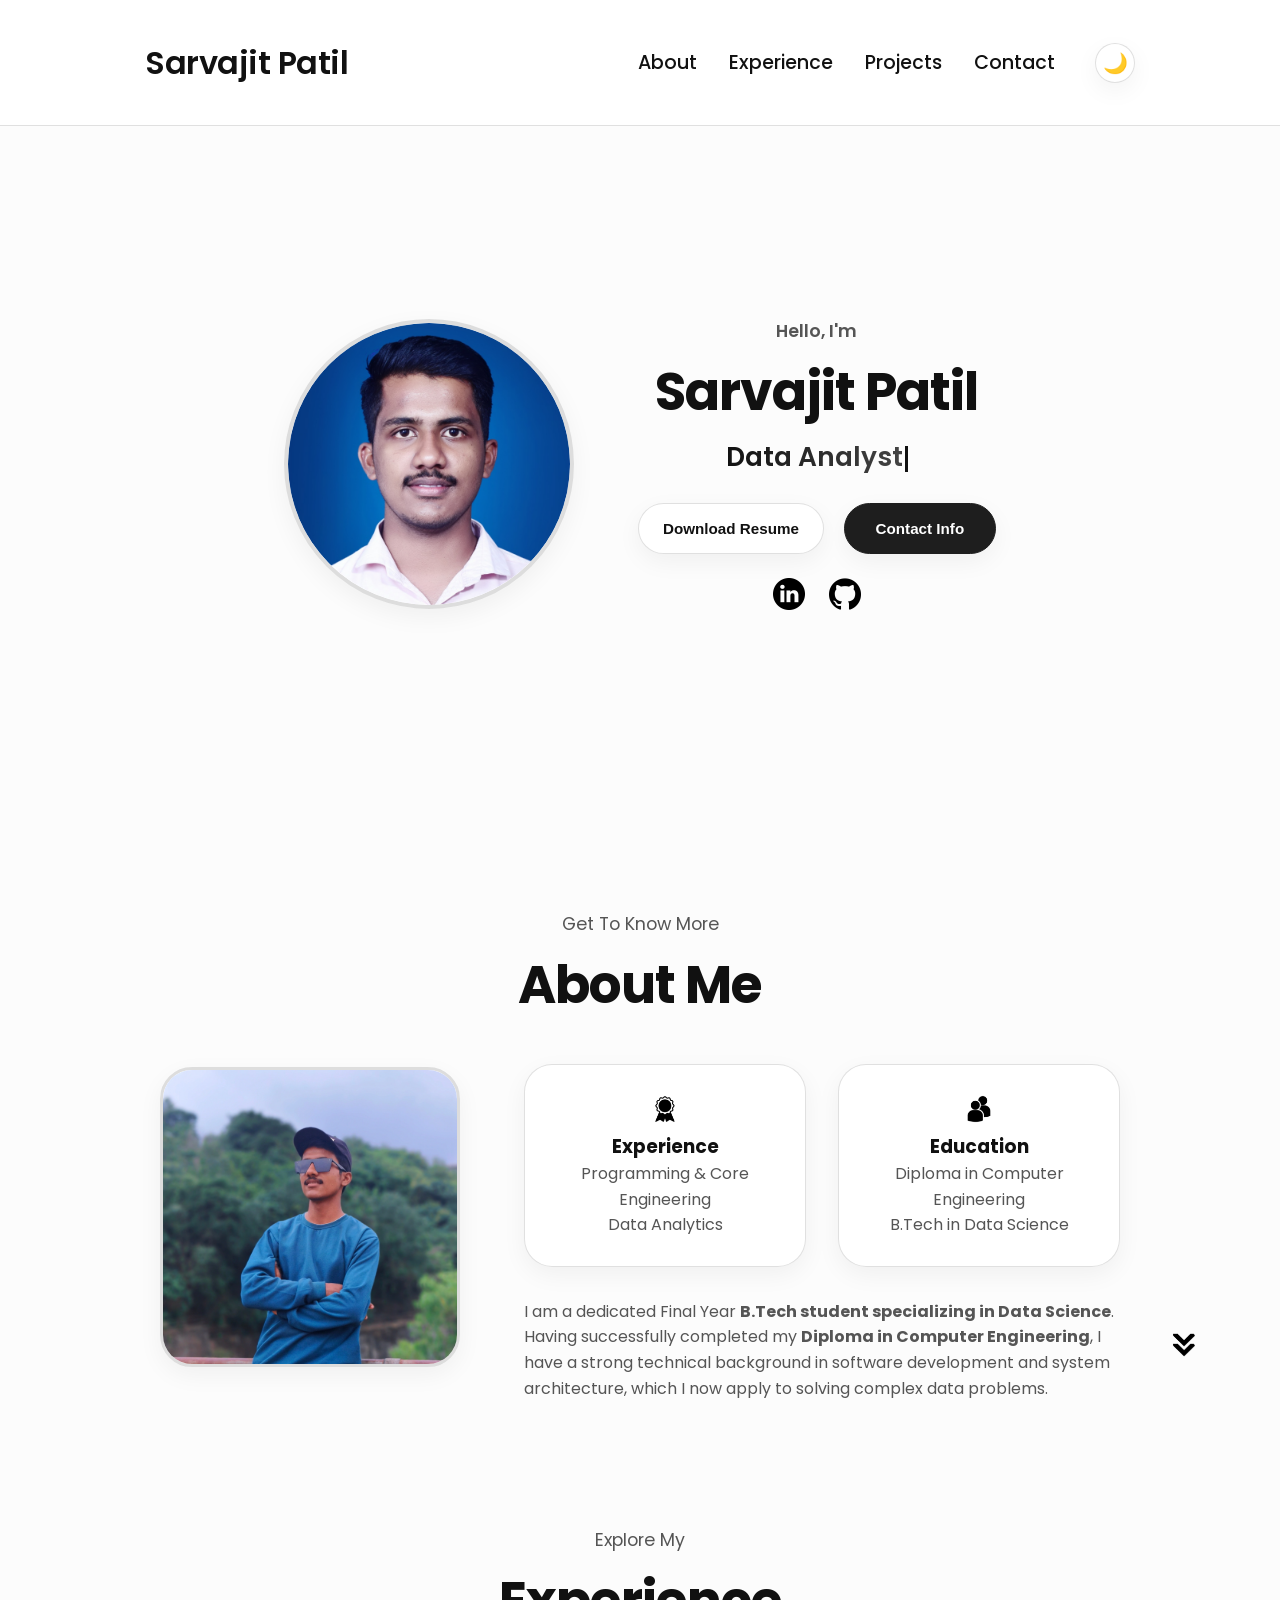
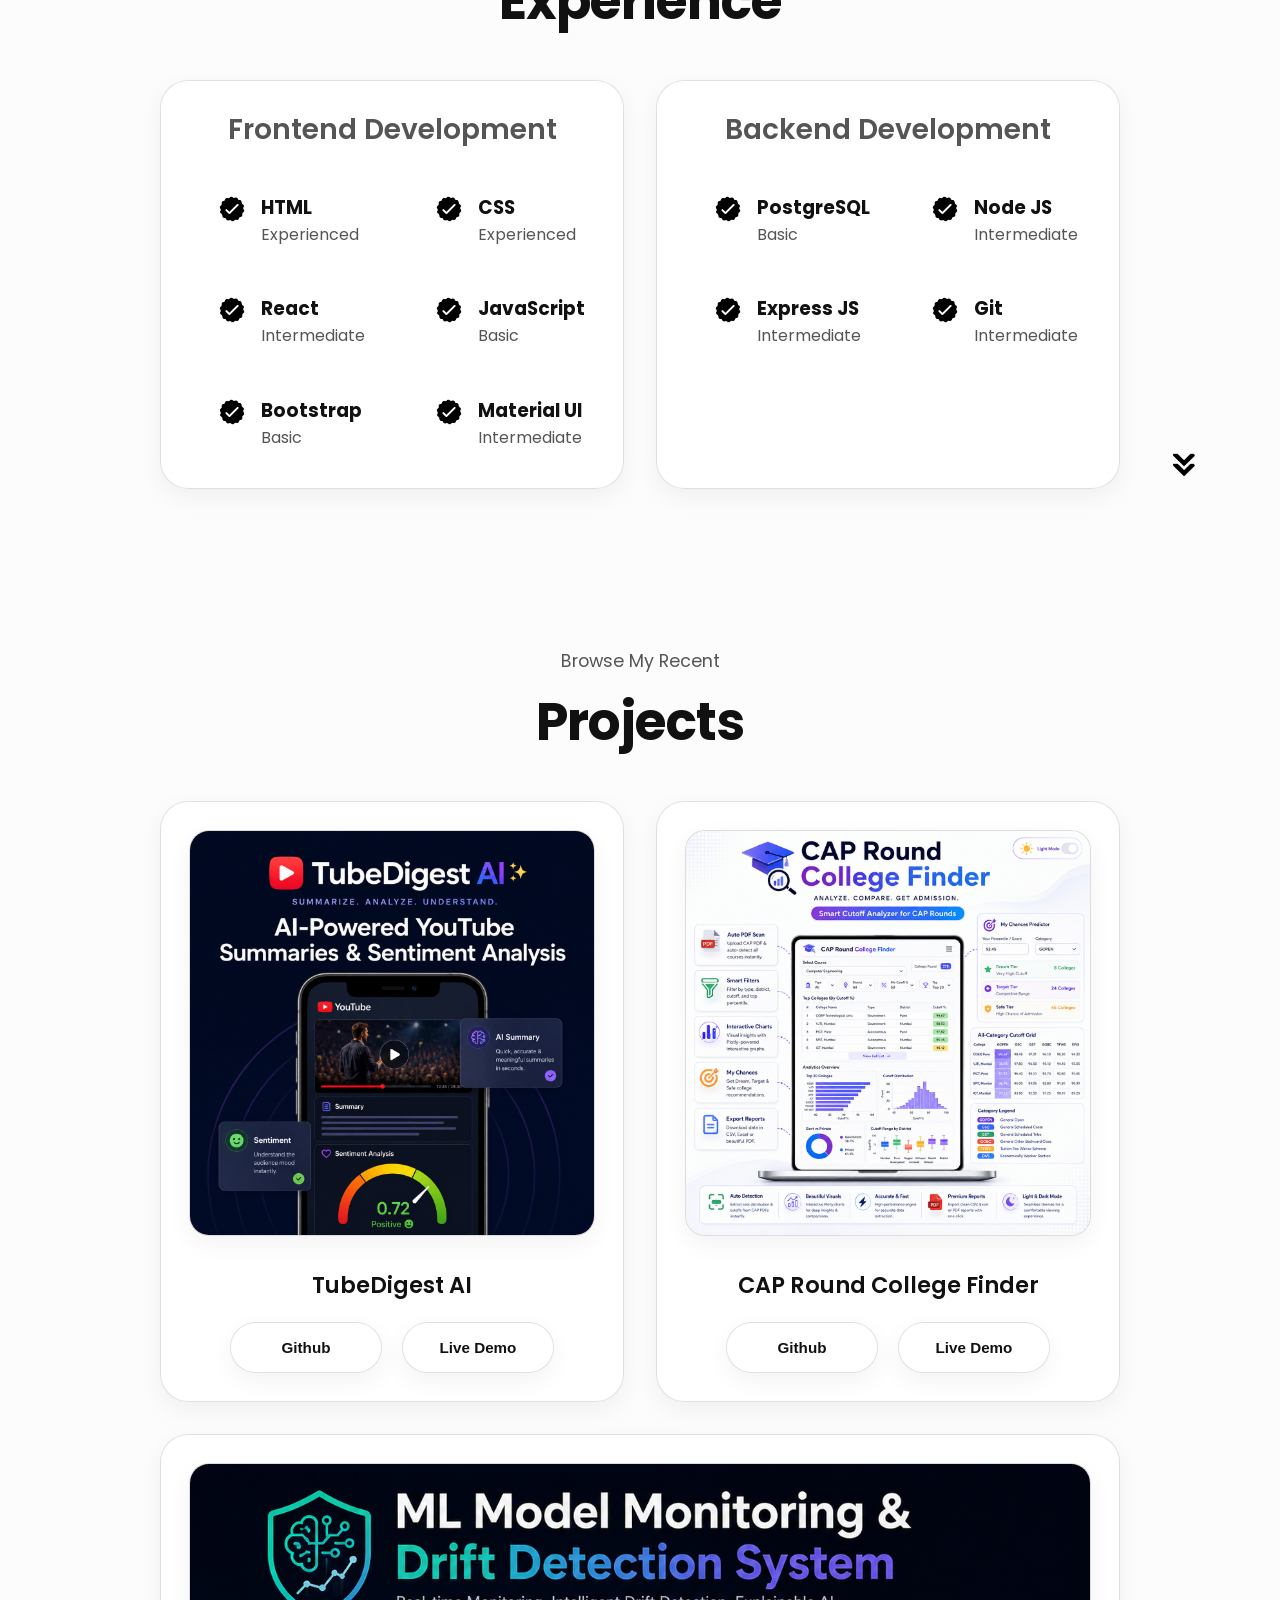
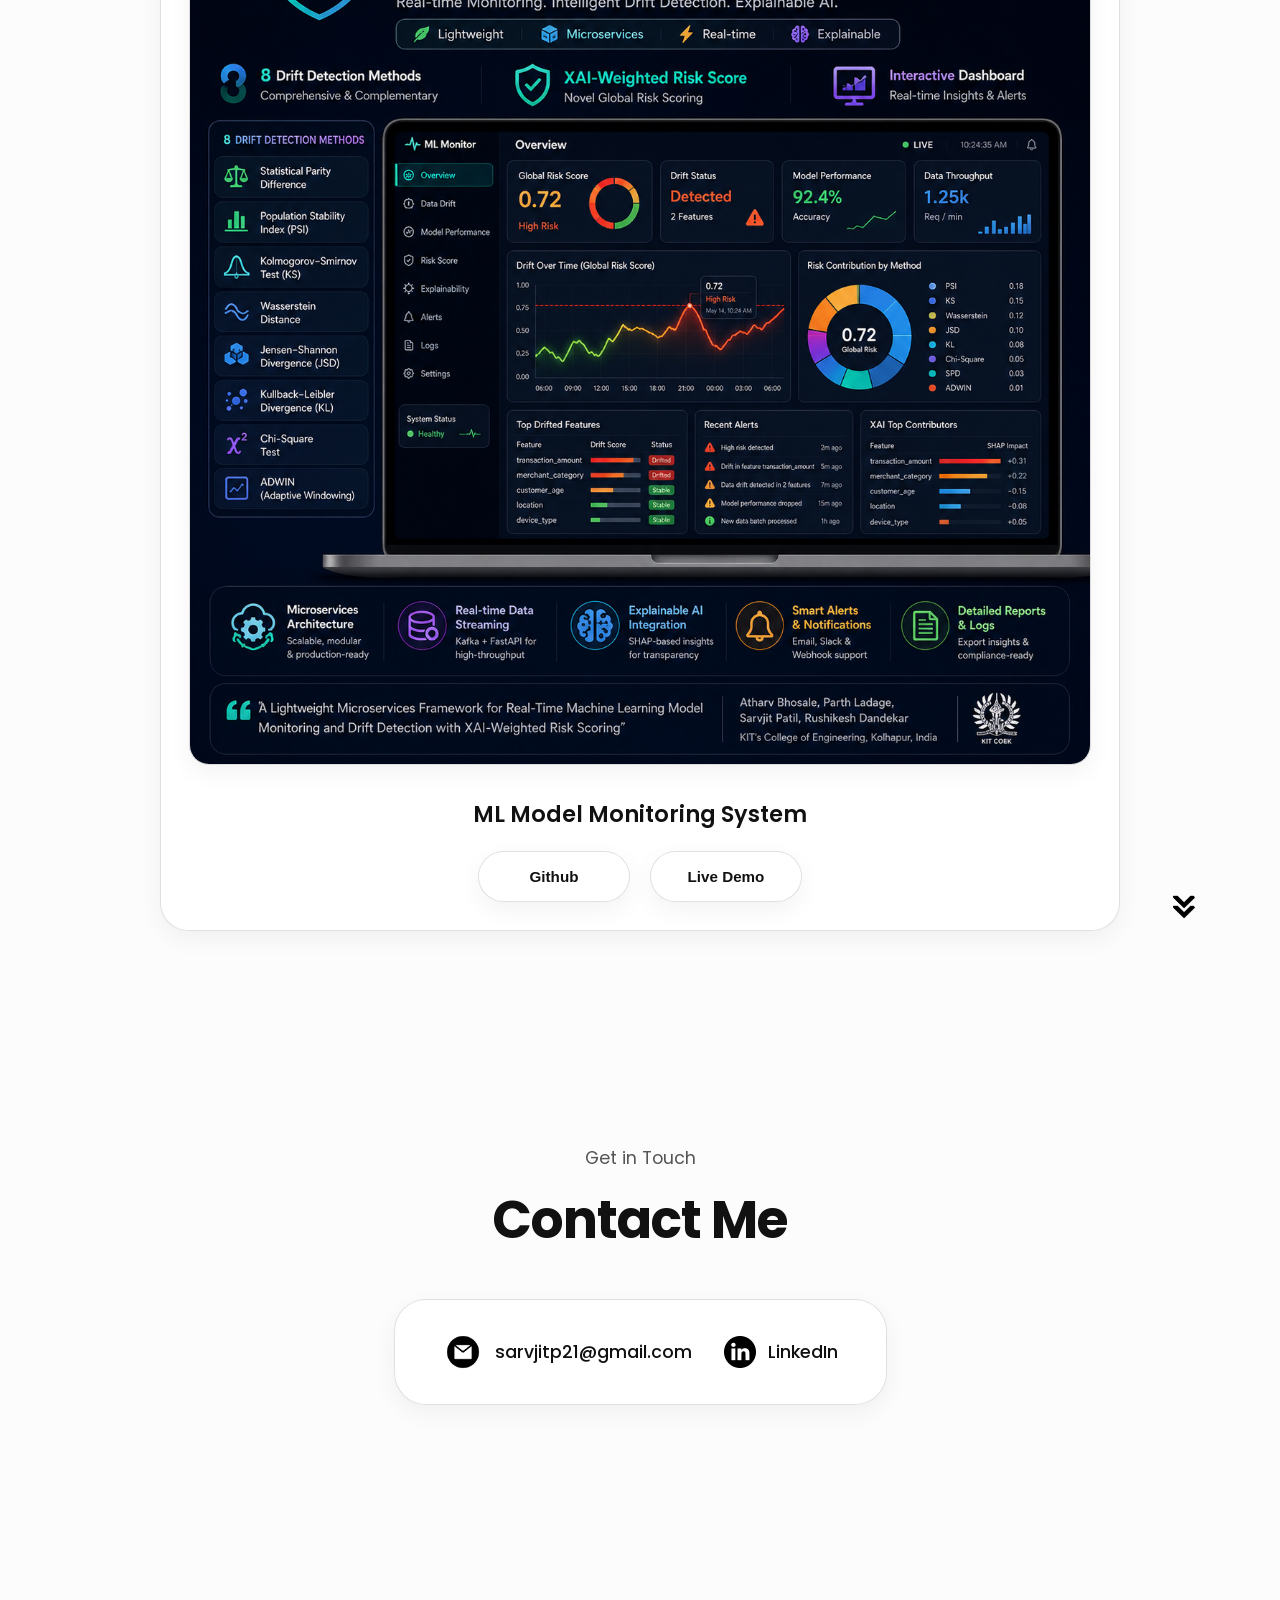
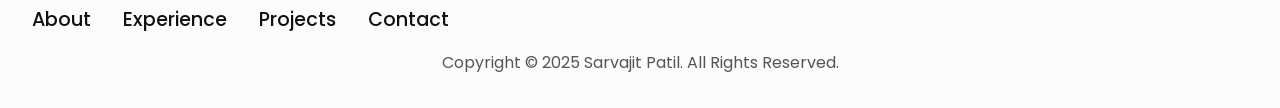
<file: index.html>
<!DOCTYPE html>
<html lang="en">

<head>
  <meta charset="UTF-8" />
  <meta http-equiv="X-UA-Compatible" content="IE=edge" />
  <meta name="viewport" content="width=device-width, initial-scale=1.0" />
  <title>Sarvajit Patil | Portfolio</title>
  <link rel="stylesheet" href="style.css" />
  <link rel="stylesheet" href="mediaqueries.css" />
</head>

<body>

  <nav id="desktop-nav">
    <div class="logo">Sarvajit Patil</div>
    <div class="nav-right">
      <ul class="nav-links">
        <li><a href="#about" class="nav-link-item">About</a></li>
        <li><a href="#experience" class="nav-link-item">Experience</a></li>
        <li><a href="#projects" class="nav-link-item">Projects</a></li>
        <li><a href="#contact" class="nav-link-item">Contact</a></li>
      </ul>
      <button id="theme-toggle" class="theme-btn" aria-label="Toggle Theme">
        <span id="theme-icon">🌙</span>
      </button>
    </div>
  </nav>
  <nav id="hamburger-nav">
    <div class="logo">Sarvajit Patil</div>
    <div class="nav-mobile-right">
      <button id="theme-toggle-mobile" class="theme-btn" aria-label="Toggle Theme">
        <span id="theme-icon-mobile">🌙</span>
      </button>
      <div class="hamburger-menu">
        <div class="hamburger-icon" onclick="toggleMenu()">
          <span></span>
          <span></span>
          <span></span>
        </div>
        <div class="menu-links">
          <li><a href="#about" onclick="toggleMenu()">About</a></li>
          <li><a href="#experience" onclick="toggleMenu()">Experience</a></li>
          <li><a href="#projects" onclick="toggleMenu()">Projects</a></li>
          <li><a href="#contact" onclick="toggleMenu()">Contact</a></li>
        </div>
      </div>
    </div>
  </nav>
  <section id="profile">
    <div class="section__pic-container profile-pic-wrapper reveal">
      <img src="./assets/SProfile-img.png" alt="Sarvajit Patil profile picture" class="profile-img-animated" />
    </div>
    <div class="section__text reveal">
      <p class="section__text__p1">Hello, I'm</p>
      <h1 class="title">Sarvajit Patil</h1>
      <p class="section__text__p2"><span class="typewriter" data-words='["Data Analyst", "B.Tech Data Science Student", "Machine Learning Enthusiast", "Full Stack Developer"]'></span><span class="cursor-blink">&nbsp;</span></p>
      <div class="btn-container">
        <button class="btn btn-color-2" onclick="window.open('./assets/Sarvajit_Resume_2026.pdf')">
          Download Resume
        </button>
        <button class="btn btn-color-1" onclick="location.href='./#contact'">
          Contact Info
        </button>
      </div>
      <div id="socials-container">
        <img src="./assets/linkedin.png" alt="My LinkedIn profile" class="icon social-icon"
          onclick="location.href='https://www.linkedin.com/in/sarvjit-patil-74980923b/'" />
        <img src="./assets/github.png" alt="My Github profile" class="icon social-icon"
          onclick="location.href='https://github.com/sarvjit-patil/'" />
      </div>
    </div>
  </section>
  <section id="about" class="reveal">
    <p class="section__text__p1">Get To Know More</p>
    <h1 class="title">About Me</h1>
    <div class="section-container">
      <div class="about-pic-wrapper reveal">
        <img src="./assets/about-pic-n.webp" alt="Sarvajit Patil About Picture" class="about-pic" />
      </div>
      <div class="about-details-container reveal">
        <div class="about-containers">
          <div class="details-container">
            <img src="./assets/experience.png" alt="Experience icon" class="icon" />
            <h3>Experience</h3>
            <p>Programming & Core Engineering <br />Data Analytics</p>
          </div>
          <div class="details-container">
            <img src="./assets/education.png" alt="Education icon" class="icon" />
            <h3>Education</h3>
            <p>Diploma in Computer Engineering<br />B.Tech in Data Science</p>
          </div>
        </div>
        <div class="text-container">
          <p>
            I am a dedicated Final Year <strong>B.Tech student specializing in Data Science</strong>.
            Having successfully completed my <strong>Diploma in Computer Engineering</strong>,
            I have a strong technical background in software development and system
            architecture, which I now apply to solving complex data problems.
          </p>
        </div>
      </div>
    </div>
    <img src="./assets/arrow.png" alt="Arrow icon" class="icon arrow floating-arrow" onclick="location.href='./#experience'" />
  </section>
  <section id="experience" class="reveal">
    <p class="section__text__p1">Explore My</p>
    <h1 class="title">Experience</h1>
    <div class="experience-details-container">
      <div class="about-containers">
        <div class="details-container reveal">
          <h2 class="experience-sub-title">Frontend Development</h2>
          <div class="article-container">
            <article class="skill-badge">
              <img src="./assets/checkmark.png" alt="Experience icon" class="icon" />
              <div>
                <h3>HTML</h3>
                <p>Experienced</p>
              </div>
            </article>
            <article class="skill-badge">
              <img src="./assets/checkmark.png" alt="Experience icon" class="icon" />
              <div>
                <h3>CSS</h3>
                <p>Experienced</p>
              </div>
            </article>
            <article class="skill-badge">
              <img src="./assets/checkmark.png" alt="Experience icon" class="icon" />
              <div>
                <h3>React</h3>
                <p>Intermediate</p>
              </div>
            </article>
            <article class="skill-badge">
              <img src="./assets/checkmark.png" alt="Experience icon" class="icon" />
              <div>
                <h3>JavaScript</h3>
                <p>Basic</p>
              </div>
            </article>
            <article class="skill-badge">
              <img src="./assets/checkmark.png" alt="Experience icon" class="icon" />
              <div>
                <h3>Bootstrap</h3>
                <p>Basic</p>
              </div>
            </article>
            <article class="skill-badge">
              <img src="./assets/checkmark.png" alt="Experience icon" class="icon" />
              <div>
                <h3>Material UI</h3>
                <p>Intermediate</p>
              </div>
            </article>
          </div>
        </div>
        <div class="details-container reveal">
          <h2 class="experience-sub-title">Backend Development</h2>
          <div class="article-container">
            <article class="skill-badge">
              <img src="./assets/checkmark.png" alt="Experience icon" class="icon" />
              <div>
                <h3>PostgreSQL</h3>
                <p>Basic</p>
              </div>
            </article>
            <article class="skill-badge">
              <img src="./assets/checkmark.png" alt="Experience icon" class="icon" />
              <div>
                <h3>Node JS</h3>
                <p>Intermediate</p>
              </div>
            </article>
            <article class="skill-badge">
              <img src="./assets/checkmark.png" alt="Experience icon" class="icon" />
              <div>
                <h3>Express JS</h3>
                <p>Intermediate</p>
              </div>
            </article>
            <article class="skill-badge">
              <img src="./assets/checkmark.png" alt="Experience icon" class="icon" />
              <div>
                <h3>Git</h3>
                <p>Intermediate</p>
              </div>
            </article>
          </div>
        </div>
      </div>
    </div>
    <img src="./assets/arrow.png" alt="Arrow icon" class="icon arrow floating-arrow" onclick="location.href='./#projects'" />
  </section>
  <section id="projects" class="reveal">
    <p class="section__text__p1">Browse My Recent</p>
    <h1 class="title">Projects</h1>
    <div class="experience-details-container">
      <div class="about-containers">
        <div class="details-container color-container reveal">
          <div class="project-img-wrapper">
            <img src="./assets/Project_1.png" alt="TubeDigest AI project thumbnail" class="project-img" />
          </div>
          <h2 class="experience-sub-title project-title">TubeDigest AI</h2>
          <div class="btn-container">
            <button class="btn btn-color-2 project-btn"
              onclick="location.href='https://github.com/sarvjit-patil/tubeDigest-AI'">
              Github
            </button>
            <button class="btn btn-color-2 project-btn" onclick="location.href='https://tubedigest-ai.streamlit.app/'">
              Live Demo
            </button>
          </div>
        </div>
        <div class="details-container color-container reveal">
          <div class="project-img-wrapper">
            <img src="./assets/Project_2.png" alt="CAP Round College Finder project thumbnail" class="project-img" />
          </div>
          <h2 class="experience-sub-title project-title">CAP Round College Finder</h2>
          <div class="btn-container">
            <button class="btn btn-color-2 project-btn"
              onclick="location.href='https://github.com/sarvjit-patil/College-finder'">
              Github
            </button>
            <button class="btn btn-color-2 project-btn"
              onclick="location.href='https://college-finder-jhvfovii4yzn6mbwpgrghh.streamlit.app/'">
              Live Demo
            </button>
          </div>
        </div>
        <div class="details-container color-container reveal">
          <div class="project-img-wrapper">
            <img src="./assets/Project_3.png" alt="ML Model Monitoring project thumbnail" class="project-img" />
          </div>
          <h2 class="experience-sub-title project-title">ML Model Monitoring System</h2>
          <div class="btn-container">
            <button class="btn btn-color-2 project-btn" onclick="location.href='https://github.com/sarvjit-patil/'">
              Github
            </button>
            <button class="btn btn-color-2 project-btn" onclick="location.href='https://github.com/sarvjit-patil/'">
              Live Demo
            </button>
          </div>
        </div>
      </div>
    </div>
    <img src="./assets/arrow.png" alt="Arrow icon" class="icon arrow floating-arrow" onclick="location.href='./#contact'" />
  </section>
  <section id="contact" class="reveal">
    <p class="section__text__p1">Get in Touch</p>
    <h1 class="title">Contact Me</h1>
    <div class="contact-info-upper-container reveal">
      <div class="contact-info-container">
        <img src="./assets/email.png" alt="Email icon" class="icon contact-icon email-icon" />
        <p><a href="mailto:sarvjitp21@gmail.com">sarvjitp21@gmail.com</a></p>
      </div>
      <div class="contact-info-container">
        <img src="./assets/linkedin.png" alt="LinkedIn icon" class="icon contact-icon" />
        <p><a href="https://www.linkedin.com/in/sarvjit-patil-74980923b/">LinkedIn</a></p>
      </div>
    </div>
  </section>
  <footer>
    <nav>
      <div class="nav-links-container">
        <ul class="nav-links">
          <li><a href="#about">About</a></li>
          <li><a href="#experience">Experience</a></li>
          <li><a href="#projects">Projects</a></li>
          <li><a href="#contact">Contact</a></li>
        </ul>
      </div>
    </nav>
    <p>Copyright &#169; 2025 Sarvajit Patil. All Rights Reserved.</p>
  </footer>
  <script src="script.js"></script>
</body>

</html>
</file>
<file: style.css>
/* GENERAL & DESIGN SYSTEM VARIABLES */

@import url("https://fonts.googleapis.com/css2?family=Poppins:wght@300;400;500;600;700&display=swap");

:root {
  --bg-color: #fcfcfc;
  --bg-card: rgba(255, 255, 255, 0.95);
  --bg-nav: rgba(255, 255, 255, 0.85);
  --text-primary: #111111;
  --text-secondary: #555555;
  --border-color: rgba(0, 0, 0, 0.12);
  --btn-bg-primary: #1e1e1e;
  --btn-text-primary: #ffffff;
  --btn-bg-secondary: #ffffff;
  --btn-text-secondary: #111111;
  --card-shadow: 0 8px 25px rgba(0, 0, 0, 0.05);
  --card-hover-shadow: 0 15px 35px rgba(0, 0, 0, 0.12);
  --typewriter-gradient: linear-gradient(90deg, #111, #444);
}

[data-theme="dark"] {
  --bg-color: #0f172a;
  --bg-card: #1e293b;
  --bg-nav: rgba(15, 23, 42, 0.85);
  --text-primary: #f8fafc;
  --text-secondary: #cbd5e1;
  --border-color: rgba(255, 255, 255, 0.15);
  --btn-bg-primary: #f8fafc;
  --btn-text-primary: #0f172a;
  --btn-bg-secondary: #1e293b;
  --btn-text-secondary: #f8fafc;
  --card-shadow: 0 8px 25px rgba(0, 0, 0, 0.3);
  --card-hover-shadow: 0 15px 35px rgba(0, 0, 0, 0.5);
  --typewriter-gradient: linear-gradient(90deg, #38bdf8, #818cf8);
}

* {
  margin: 0;
  padding: 0;
  box-sizing: border-box;
}

body {
  font-family: "Poppins", sans-serif;
  overflow-x: hidden;
  background-color: var(--bg-color);
  color: var(--text-primary);
  transition: background-color 0.4s ease, color 0.4s ease;
}

html {
  scroll-behavior: smooth;
}

p {
  color: var(--text-secondary);
  line-height: 1.6;
}

/* CUSTOM SCROLLBAR */

::-webkit-scrollbar {
  width: 8px;
}

::-webkit-scrollbar-track {
  background: var(--bg-color);
}

::-webkit-scrollbar-thumb {
  background: var(--border-color);
  border-radius: 4px;
}

::-webkit-scrollbar-thumb:hover {
  background: var(--text-secondary);
}

/* TRANSITION */

a,
.btn {
  transition: all 300ms cubic-bezier(0.25, 0.8, 0.25, 1);
}

/* DESKTOP NAV */

nav,
.nav-links {
  display: flex;
}

#desktop-nav {
  position: sticky;
  top: 0;
  z-index: 100;
  background: var(--bg-nav);
  backdrop-filter: blur(12px);
  -webkit-backdrop-filter: blur(12px);
  border-bottom: 1px solid var(--border-color);
  justify-content: space-around;
  align-items: center;
  height: 14vh;
  transition: height 0.4s ease, box-shadow 0.4s ease, background 0.4s ease;
}

#desktop-nav.scrolled {
  height: 10vh;
  box-shadow: 0 10px 30px rgba(0, 0, 0, 0.08);
}

.nav-right {
  display: flex;
  align-items: center;
  gap: 2.5rem;
}

.nav-mobile-right {
  display: flex;
  align-items: center;
  gap: 1.5rem;
}

.nav-links {
  gap: 2rem;
  list-style: none;
  font-size: 1.2rem;
}

a {
  color: var(--text-primary);
  text-decoration: none;
  position: relative;
  font-weight: 500;
}

.nav-links a {
  padding-bottom: 4px;
}

.nav-links a::after {
  content: '';
  position: absolute;
  bottom: 0;
  left: 50%;
  width: 0;
  height: 2px;
  background: var(--text-primary);
  transition: all 0.3s cubic-bezier(0.25, 0.8, 0.25, 1);
  transform: translateX(-50%);
}

.nav-links a:hover::after,
.nav-links a.active::after {
  width: 100%;
}

.logo {
  font-size: 2rem;
  font-weight: 600;
  letter-spacing: -0.5px;
  color: var(--text-primary);
  transition: transform 0.3s ease;
}

.logo:hover {
  cursor: pointer;
  transform: scale(1.02);
}

/* THEME TOGGLE BUTTON */

.theme-btn {
  background: var(--bg-card);
  border: 1px solid var(--border-color);
  color: var(--text-primary);
  width: 2.5rem;
  height: 2.5rem;
  border-radius: 50%;
  cursor: pointer;
  font-size: 1.25rem;
  display: flex;
  align-items: center;
  justify-content: center;
  transition: transform 0.3s ease, background 0.3s ease, border-color 0.3s ease;
  box-shadow: var(--card-shadow);
}

.theme-btn:hover {
  transform: scale(1.15) rotate(15deg);
  border-color: var(--text-primary);
}

/* HAMBURGER MENU */

#hamburger-nav {
  display: none;
  position: sticky;
  top: 0;
  z-index: 100;
  background: var(--bg-nav);
  backdrop-filter: blur(10px);
  justify-content: space-between;
  padding: 0 5%;
  align-items: center;
  height: 12vh;
  border-bottom: 1px solid var(--border-color);
}

.hamburger-menu {
  position: relative;
  display: inline-block;
}

.hamburger-icon {
  display: flex;
  flex-direction: column;
  justify-content: space-between;
  height: 24px;
  width: 30px;
  cursor: pointer;
}

.hamburger-icon span {
  width: 100%;
  height: 2px;
  background-color: var(--text-primary);
  transition: all 0.3s ease-in-out;
  border-radius: 2px;
}

.menu-links {
  position: absolute;
  top: 100%;
  right: 0;
  background-color: var(--bg-card);
  backdrop-filter: blur(15px);
  width: 200px;
  max-height: 0;
  overflow: hidden;
  border-radius: 1rem;
  box-shadow: var(--card-hover-shadow);
  border: 1px solid var(--border-color);
  transition: max-height 0.4s ease-in-out, opacity 0.3s ease;
  opacity: 0;
}

.menu-links.open {
  max-height: 300px;
  opacity: 1;
}

.menu-links a {
  display: block;
  padding: 12px;
  text-align: center;
  font-size: 1.25rem;
  color: var(--text-primary);
  text-decoration: none;
  transition: all 0.3s ease-in-out;
}

.menu-links a:hover {
  background-color: rgba(125, 125, 125, 0.1);
}

.menu-links li {
  list-style: none;
}

.hamburger-icon.open span:first-child {
  transform: rotate(45deg) translate(8px, 8px);
}

.hamburger-icon.open span:nth-child(2) {
  opacity: 0;
}

.hamburger-icon.open span:last-child {
  transform: rotate(-45deg) translate(7px, -7px);
}

/* SECTIONS */

section {
  padding-top: 5vh;
  min-height: fit-content;
  height: auto;
  margin: 0 10rem;
  box-sizing: border-box;
  margin-bottom: 5rem;
}

.section-container {
  display: flex;
}

/* SCROLL REVEAL ANIMATIONS */

.reveal {
  opacity: 0;
  transform: translateY(30px);
  transition: opacity 0.7s ease-out, transform 0.7s ease-out;
  will-change: opacity, transform;
}

.reveal.active {
  opacity: 1;
  transform: translateY(0);
}

/* PROFILE SECTION - MEDIUM PHOTO & NO OVERLAP */

#profile {
  display: flex;
  justify-content: center;
  align-items: center;
  gap: 4rem;
  min-height: 75vh;
  height: auto;
  padding: 3rem 0;
}

.profile-pic-wrapper {
  display: flex;
  justify-content: center;
  align-items: center;
  flex-shrink: 0;
}

.profile-img-animated {
  width: 290px;
  height: 290px;
  border-radius: 50%;
  object-fit: cover;
  box-shadow: var(--card-shadow);
  border: 4px solid var(--border-color);
  transition: transform 0.4s ease, box-shadow 0.4s ease;
}

.profile-img-animated:hover {
  transform: scale(1.03);
  box-shadow: var(--card-hover-shadow);
}

.section__pic-container {
  display: flex;
  height: 290px;
  width: 290px;
  margin: auto 0;
  justify-content: center;
}

.section__text {
  align-self: center;
  text-align: center;
  max-width: 520px;
}

.section__text p {
  font-weight: 600;
}

.section__text__p1 {
  text-align: center;
  font-size: 1.1rem;
  color: var(--text-secondary);
}

.section__text__p2 {
  font-size: 1.65rem;
  margin-bottom: 1.5rem;
  min-height: 2.5rem;
  line-height: 1.4;
}

.typewriter {
  font-weight: 600;
  background: var(--typewriter-gradient);
  -webkit-background-clip: text;
  -webkit-text-fill-color: transparent;
}

.cursor-blink {
  display: inline-block;
  width: 3px;
  height: 1.65rem;
  background-color: var(--text-primary);
  margin-left: 2px;
  vertical-align: middle;
  animation: blink 0.8s infinite;
}

@keyframes blink {
  0%, 100% { opacity: 1; }
  50% { opacity: 0; }
}

.title {
  font-size: 3.25rem;
  text-align: center;
  letter-spacing: -1px;
  margin: 0.5rem 0;
  color: var(--text-primary);
}

#socials-container {
  display: flex;
  justify-content: center;
  margin-top: 1.5rem;
  gap: 1.5rem;
}

.social-icon {
  transition: transform 0.3s ease, filter 0.3s ease;
  filter: var(--icon-filter, none);
}

.social-icon:hover {
  transform: translateY(-4px) scale(1.1);
}

/* ICONS */

.icon {
  cursor: pointer;
  height: 2rem;
}

/* BUTTONS */

.btn-container {
  display: flex;
  justify-content: center;
  gap: 1.25rem;
}

.btn {
  font-weight: 600;
  padding: 1rem 1.5rem;
  width: auto;
  min-width: 9.5rem;
  border-radius: 2rem;
  font-size: 0.95rem;
  box-shadow: var(--card-shadow);
  cursor: pointer;
}

.btn-color-1 {
  background: var(--btn-bg-primary);
  color: var(--btn-text-primary);
  border: 1px solid var(--btn-bg-primary);
}

.btn-color-1:hover {
  transform: translateY(-3px);
  box-shadow: var(--card-hover-shadow);
  opacity: 0.9;
}

.btn-color-2 {
  background: var(--btn-bg-secondary);
  color: var(--btn-text-secondary);
  border: 1px solid var(--border-color);
}

.btn-color-2:hover {
  transform: translateY(-3px);
  box-shadow: var(--card-hover-shadow);
  border-color: var(--text-primary);
}

/* ABOUT SECTION */

#about {
  position: relative;
}

.about-pic-wrapper {
  display: flex;
  justify-content: center;
  align-items: center;
  flex-shrink: 0;
  margin: auto 0;
}

.about-containers {
  gap: 2rem;
  margin-bottom: 2rem;
  margin-top: 2rem;
}

.about-details-container {
  justify-content: center;
  flex-direction: column;
}

.about-containers,
.about-details-container {
  display: flex;
}

.about-pic {
  border-radius: 2rem;
  width: 300px;
  height: 300px;
  object-fit: cover;
  box-shadow: var(--card-shadow);
  border: 3px solid var(--border-color);
  transition: transform 0.3s ease, box-shadow 0.3s ease;
  display: block;
}

.about-pic:hover {
  transform: scale(1.03);
  box-shadow: var(--card-hover-shadow);
}

.floating-arrow {
  animation: bounce 2.2s infinite;
  cursor: pointer;
}

@keyframes bounce {
  0%, 20%, 50%, 80%, 100% {
    transform: translateY(0);
  }
  40% {
    transform: translateY(-10px);
  }
  60% {
    transform: translateY(-5px);
  }
}

.arrow {
  position: absolute;
  right: -5rem;
  bottom: 2.5rem;
}

/* CARDS & GLASSMORPHISM */

.details-container {
  padding: 1.75rem;
  flex: 1;
  background: var(--bg-card);
  border-radius: 1.75rem;
  border: 1px solid var(--border-color);
  text-align: center;
  box-shadow: var(--card-shadow);
  transition: transform 0.3s ease, box-shadow 0.3s ease, border-color 0.3s ease;
}

.details-container:hover {
  transform: translateY(-5px);
  border-color: var(--text-primary);
  box-shadow: var(--card-hover-shadow);
}

.section-container {
  gap: 4rem;
  height: auto;
}

/* EXPERIENCE SECTION */

#experience {
  position: relative;
}

.experience-sub-title {
  color: var(--text-secondary);
  font-weight: 600;
  font-size: 1.75rem;
  margin-bottom: 2rem;
}

.experience-details-container {
  display: flex;
  justify-content: center;
  flex-direction: column;
}

.article-container {
  display: flex;
  text-align: initial;
  flex-wrap: wrap;
  flex-direction: row;
  gap: 1.75rem;
  justify-content: space-around;
}

article.skill-badge {
  display: flex;
  width: 10rem;
  justify-content: flex-start;
  gap: 0.8rem;
  padding: 0.6rem 0.8rem;
  border-radius: 1rem;
  transition: transform 0.3s ease, background-color 0.3s ease;
}

article.skill-badge:hover {
  transform: translateY(-3px);
  background-color: rgba(125, 125, 125, 0.08);
}

article .icon {
  cursor: default;
}

/* PROJECTS SECTION - ROOMY CARDS & FULL PHOTOS */

#projects {
  position: relative;
}

.color-container {
  border-color: var(--border-color);
  background: var(--bg-card);
  padding: 1.75rem;
  display: flex;
  flex-direction: column;
  justify-content: space-between;
  border-radius: 1.75rem;
}

.project-img-wrapper {
  width: 100%;
  aspect-ratio: 1 / 1;
  overflow: hidden;
  border-radius: 1.25rem;
  margin-bottom: 1.25rem;
  box-shadow: var(--card-shadow);
  border: 1px solid var(--border-color);
  background-color: var(--bg-color);
}

.project-img {
  width: 100%;
  height: 100%;
  object-fit: cover;
  display: block;
  transition: transform 0.4s ease;
}

.details-container:hover .project-img {
  transform: scale(1.04);
}

.project-title {
  margin: 0.75rem 0 1.25rem;
  color: var(--text-primary);
  font-size: 1.4rem;
}

.project-btn {
  color: var(--btn-text-secondary);
  border-color: var(--border-color);
}

/* CONTACT */

#contact {
  display: flex;
  justify-content: center;
  flex-direction: column;
  min-height: 50vh;
}

.contact-info-upper-container {
  display: flex;
  justify-content: center;
  border-radius: 2rem;
  border: 1px solid var(--border-color);
  background: var(--bg-card);
  margin: 2rem auto;
  padding: 1rem 2rem;
  box-shadow: var(--card-shadow);
}

.contact-info-container {
  display: flex;
  align-items: center;
  justify-content: center;
  gap: 0.75rem;
  margin: 1rem;
  transition: transform 0.3s ease;
}

.contact-info-container:hover {
  transform: translateY(-2px);
}

.contact-info-container p {
  font-size: 1.1rem;
}

.contact-icon {
  cursor: default;
}

.email-icon {
  height: 2.5rem;
}

/* FOOTER SECTION */

footer {
  padding: 2rem 1rem;
  margin: 0 1rem;
}

footer p {
  text-align: center;
  color: var(--text-secondary);
  margin-top: 1rem;
}
</file>
<file: mediaqueries.css>
@media screen and (max-width: 1400px) {
  #profile {
    height: auto;
    min-height: 75vh;
    margin-bottom: 4rem;
  }
  .about-containers {
    flex-wrap: wrap;
  }
  #contact,
  #projects {
    height: fit-content;
  }
}

@media screen and (max-width: 1200px) {
  #desktop-nav {
    display: none;
  }
  #hamburger-nav {
    display: flex;
  }
  #experience,
  .experience-details-container {
    margin-top: 2rem;
  }
  #profile,
  .section-container {
    display: block;
  }
  .arrow {
    display: none;
  }
  section,
  .section-container {
    height: fit-content;
  }
  section {
    margin: 0 5%;
  }
  .section__pic-container {
    width: 250px;
    height: 250px;
    margin: 0 auto 2rem;
  }
  .profile-img-animated {
    width: 250px;
    height: 250px;
  }
  .about-pic-wrapper {
    margin: 0 auto 2rem;
  }
  .about-pic {
    width: 250px;
    height: 250px;
  }
  .about-containers {
    margin-top: 0;
  }
}

@media screen and (max-width: 600px) {
  #contact,
  footer {
    height: fit-content;
  }
  #profile {
    height: fit-content;
    padding-top: 2rem;
    margin-bottom: 3rem;
  }
  article {
    font-size: 1rem;
  }
  footer nav {
    height: fit-content;
    margin-bottom: 2rem;
  }
  .about-containers,
  .contact-info-upper-container,
  .btn-container {
    flex-wrap: wrap;
  }
  .contact-info-container {
    margin: 0.5rem 0;
  }
  .contact-info-container p,
  .nav-links li a {
    font-size: 1rem;
  }
  .experience-sub-title {
    font-size: 1.25rem;
  }
  .logo {
    font-size: 1.5rem;
  }
  .nav-links {
    flex-direction: column;
    gap: 0.5rem;
    text-align: center;
  }
  .section__pic-container {
    width: 210px;
    height: 210px;
    justify-content: center;
    margin: 0 auto 1.5rem;
  }
  .about-pic-wrapper {
    margin: 0 auto 1.5rem;
  }
  .about-pic {
    width: 210px;
    height: 210px;
  }
  .profile-img-animated {
    width: 210px;
    height: 210px;
  }
  .section__text__p2 {
    font-size: 1.2rem;
    min-height: 3rem;
  }
  .title {
    font-size: 2rem;
  }
  .text-container {
    text-align: justify;
  }
  .project-img-wrapper {
    aspect-ratio: 1 / 1;
  }
}
</file>
